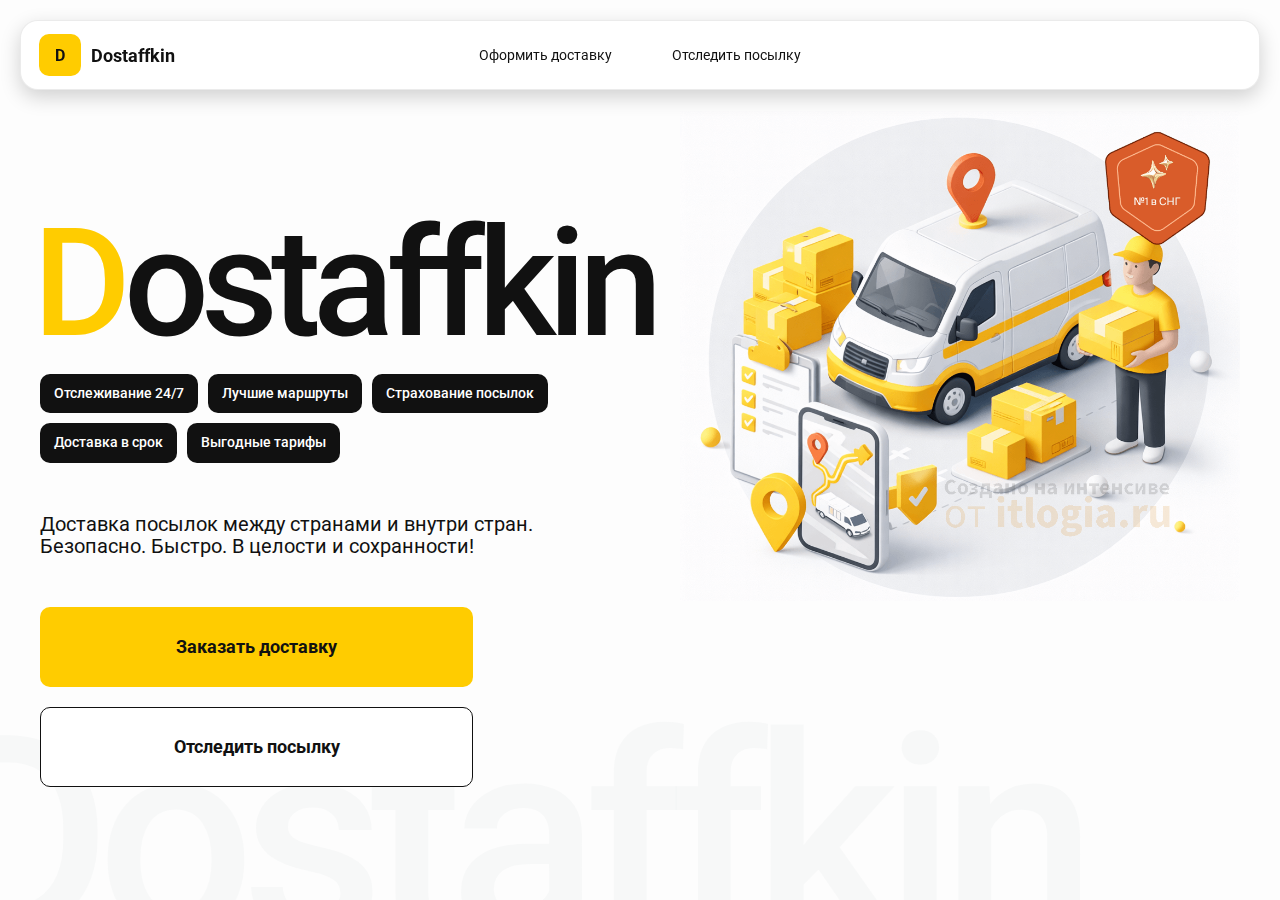
<file: index.html>
<!doctype html>
<html lang="ru">

<head>
    <meta charset="utf-8" />
    <meta name="viewport" content="width=device-width,initial-scale=1,maximum-scale=1,user-scalable=0" />
    <title>Dostaffkin — Доставка посылок между странами и внутри стран. Безопасно. Быстро. В целости и сохранности!
    </title>
    <link href="styles/base.css" rel="stylesheet" />
    <link href="styles/base_adaptive.css" rel="stylesheet" />
    <link href="styles/index.css" rel="stylesheet" />
    <link href="styles/index_adaptive.css" rel="stylesheet" />
</head>

<body>

    <div class="container">
        <header class="header">
            <a class="header-brand" href="#">
                <div class="header-logo">D</div>
                <div class="header-title">Dostaffkin</div>
            </a>
            <nav class="header-menu">
                <a class="header-link" href="./order.html">Оформить <span>доставку</span></a>
                <a class="header-link" href="./track.html">Отследить <span>посылку</span></a>
            </nav>
        </header>
        <main class="main">
            <section class="main-info">
                <div class="main-title">
                    <span>D</span>ostaffkin
                </div>
                <div class="main-features">
                    <div class="main-feature">Отслеживание 24/7</div>
                    <div class="main-feature">Лучшие маршруты</div>
                    <div class="main-feature">Страхование посылок</div>
                    <div class="main-feature">Доставка в срок</div>
                    <div class="main-feature">Выгодные тарифы</div>
                </div>
                <div class="main-description">
                    Доставка посылок между странами и внутри стран.
                    Безопасно. Быстро. В целости и сохранности!
                </div>
                <div class="main-actions">
                    <a class="button" type="button" href="./order.html">Заказать доставку</a>
                    <a class="button button-white" type="button" href="./track.html">Отследить посылку</a>
                </div>
            </section>
            <div class="main-title-ghost">Dostaffkin</div>
            <section class="main-image">
                <img src="images/main-image.png" alt="Main image" />
            </section>
        </main>
    </div>


</body>

</html>
</file>
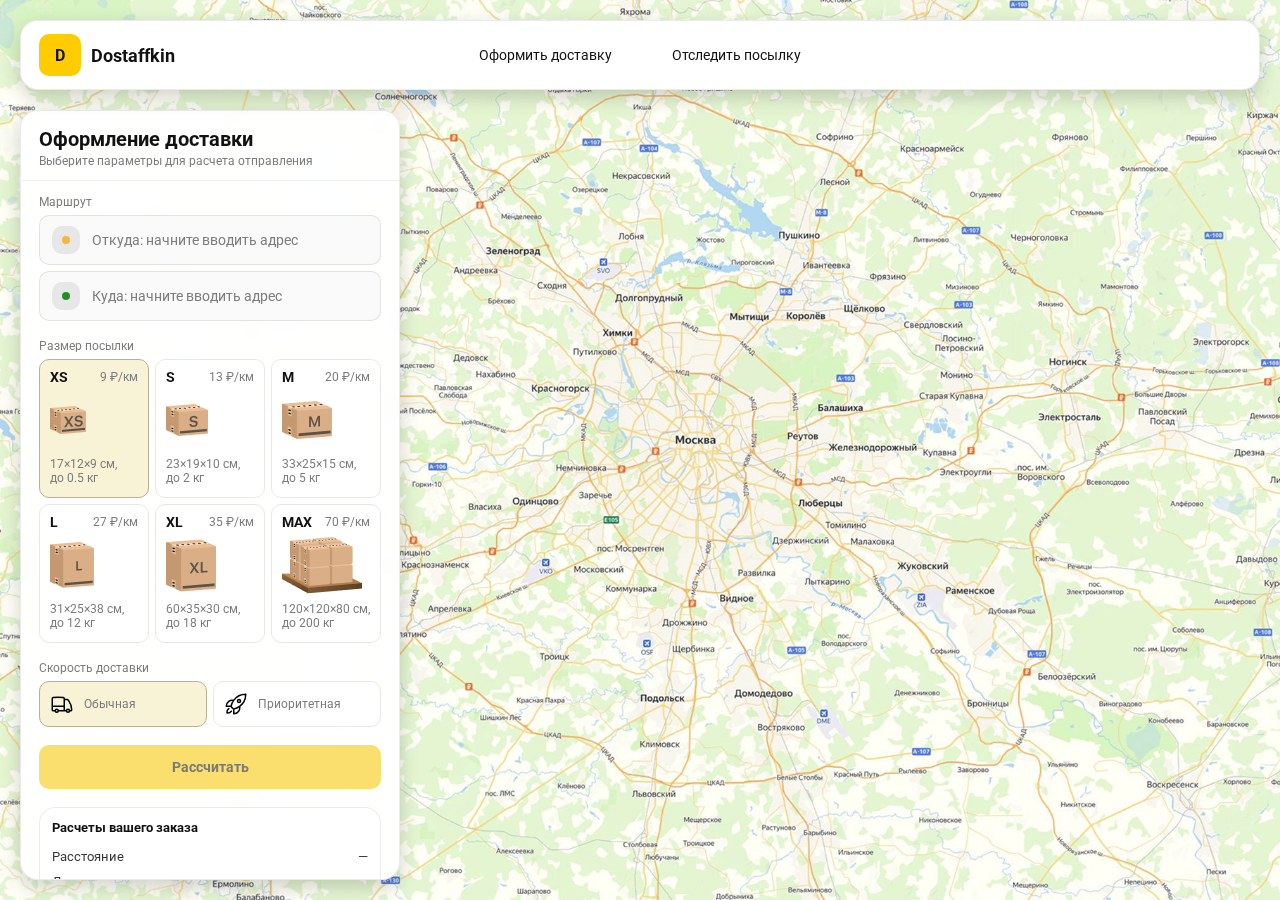
<file: order.html>
<!doctype html>
<html lang="ru">

<head>
    <meta charset="utf-8" />
    <meta name="viewport" content="width=device-width,initial-scale=1,maximum-scale=1,user-scalable=0" />
    <title>Оформление доставки</title>

    <link rel="stylesheet" href="styles/base.css" />
    <link rel="stylesheet" href="styles/base_adaptive.css" />

    <link rel="stylesheet" href="styles/order.css" />
    <link rel="stylesheet" href="styles/order_adaptive.css" />
</head>

<body>
    <div id="map"></div>
    <header class="header">
        <a class="header-brand" href="./index.html">
            <div class="header-logo">D</div>
            <div class="header-title">Dostaffkin</div>
        </a>
        <nav class="header-menu">
            <a class="header-link" href="#">Оформить <span>доставку</span></a>
            <a class="header-link" href="./track.html">Отследить <span>посылку</span></a>
        </nav>
    </header>
    <aside class="main" id="sidebar">
        <div class="main-header">
            <div class="main-title">Оформление доставки</div>
            <div class="main-text">Выберите параметры для расчета отправления</div>
        </div>
        <div class="main-content">
            <div class="main-route">
                <div class="main-block-title">Маршрут</div>
                <div class="main-fields">
                    <div class="main-field" id="fromField">
                        <div class="main-pin"></div>
                        <input id="from" placeholder="Откуда: начните вводить адрес" autocomplete="off" />
                        <div class="main-ac" id="fromAc" role="listbox" aria-label="Подсказки адресов"></div>
                    </div>

                    <div class="main-field" id="toField">
                        <div class="main-pin"></div>
                        <input id="to" placeholder="Куда: начните вводить адрес" autocomplete="off" />
                        <div class="main-ac" id="toAc" role="listbox" aria-label="Подсказки адресов"></div>
                    </div>
                </div>
            </div>
            <div class="main-package">
                <div class="main-block-title">Размер посылки</div>

                <div class="main-sizes">
                    <div class="main-size-card is-active" data-value="xs">
                        <div class="main-size-top">
                            <div class="main-size-label">XS</div>
                            <div class="main-size-rate">9 ₽/км</div>
                        </div>
                        <div class="main-size-media">
                            <img src="images/sizes/xs.png" alt="Короб XS" />
                        </div>
                        <div class="main-size-description">17×12×9 см,<br>до 0.5 кг</div>
                    </div>

                    <div class="main-size-card" data-value="s">
                        <div class="main-size-top">
                            <div class="main-size-label">S</div>
                            <div class="main-size-rate">13 ₽/км</div>
                        </div>
                        <div class="main-size-media">
                            <img src="images/sizes/s.png" alt="Короб S" />
                        </div>
                        <div class="main-size-description">23×19×10 см,<br>до 2 кг</div>
                    </div>

                    <div class="main-size-card" data-value="m">
                        <div class="main-size-top">
                            <div class="main-size-label">M</div>
                            <div class="main-size-rate">20 ₽/км</div>
                        </div>
                        <div class="main-size-media">
                            <img src="images/sizes/m.png" alt="Короб M" />
                        </div>
                        <div class="main-size-description">33×25×15 см,<br>до 5 кг</div>
                    </div>

                    <div class="main-size-card" data-value="l">
                        <div class="main-size-top">
                            <div class="main-size-label">L</div>
                            <div class="main-size-rate">27 ₽/км</div>
                        </div>
                        <div class="main-size-media">
                            <img src="images/sizes/l.png" alt="Короб L" />
                        </div>
                        <div class="main-size-description">31×25×38 см,<br>до 12 кг</div>
                    </div>

                    <div class="main-size-card" data-value="xl">
                        <div class="main-size-top">
                            <div class="main-size-label">XL</div>
                            <div class="main-size-rate">35 ₽/км</div>
                        </div>
                        <div class="main-size-media">
                            <img src="images/sizes/xl.png" alt="Короб XL" />
                        </div>
                        <div class="main-size-description">60×35×30 см,<br>до 18 кг</div>
                    </div>

                    <div class="main-size-card" data-value="max">
                        <div class="main-size-top">
                            <div class="main-size-label">MAX</div>
                            <div class="main-size-rate">70 ₽/км</div>
                        </div>
                        <div class="main-size-media main-size-media-palleta">
                            <img src="images/sizes/max.png" alt="Паллета" />
                        </div>
                        <div class="main-size-description">120×120×80 см,<br>до 200 кг</div>
                    </div>
                </div>
            </div>
            <div class="main-speed">
                <div class="main-block-title">Скорость доставки</div>

                <div class="main-speeds">
                    <div class="main-speed-card is-active" data-value="regular">
                        <img class="main-speed-media" src="images/icons/regular.svg" alt="Regular" />
                        <div class="main-speed-description">Обычная</div>
                    </div>
                    <div class="main-speed-card" data-value="fast">
                        <img class="main-speed-media" src="images/icons/fast.svg" alt="Fast" />
                        <div class="main-speed-description">Приоритетная</div>
                    </div>

                </div>
            </div>
            <div class="main-calculate-block">
                <button id="calc" class="button calculate-button" type="button" disabled>Рассчитать</button>
            </div>
            <div class="main-result" id="result">
                <div class="main-result-title">Расчеты вашего заказа</div>
                <div class="main-result-lines">
                    <div class="main-result-line"><span>Расстояние</span><span id="distanceValue">—</span></div>
                    <div class="main-result-line"><span>Доставим через</span><span id="durationValue">—</span></div>
                    <div class="main-result-line"><span>Тариф</span><span id="rateValue">—</span></div>
                </div>
                <div class="main-price">
                    <div class="main-price-label">Итого</div>
                    <div class="main-price-value" id="totalValue">—</div>
                </div>
            </div>
            <div class="main-order-box">
                <div class="main-order-form" id="orderForm">
                    <div class="main-order-title">Оформление доставки</div>
                    <div class="main-block-info-row">
                        <div class="main-block-title">Контакты</div>
                        <div class="order-fields">
                            <div class="main-field">
                                <input id="customerName" placeholder="Ваше имя" autocomplete="off" />
                            </div>
                            <div class="main-field">
                                <input id="customerPhone" placeholder="Ваш телефон" autocomplete="off"
                                    inputmode="tel" />
                            </div>
                        </div>
                    </div>
                    <div class="main-block-info-row extra-info">
                        <div class="main-block-title">Дополнительная информация</div>
                        <div class="main-field textarea">
                            <textarea id="comment" placeholder="Детали доставки и комментарии"></textarea>
                        </div>
                    </div>
                    <button id="submit" class="button main-submit-request" type="button" disabled>Отправить
                        заявку
                    </button>
                </div>

                <div class="main-order-success" id="orderSuccess">
                    <div class="main-success-icon">✓</div>
                    <div class="main-success-title">Заявка отправлена!</div>
                    <div class="main-success-title">Номер отправления – <span id="orderId"></span></div>
                    <div class="main-success-subtitle">Мы скоро свяжемся с вами</div>
                </div>
            </div>
        </div>
    </aside>
</body>

</html>
</file>
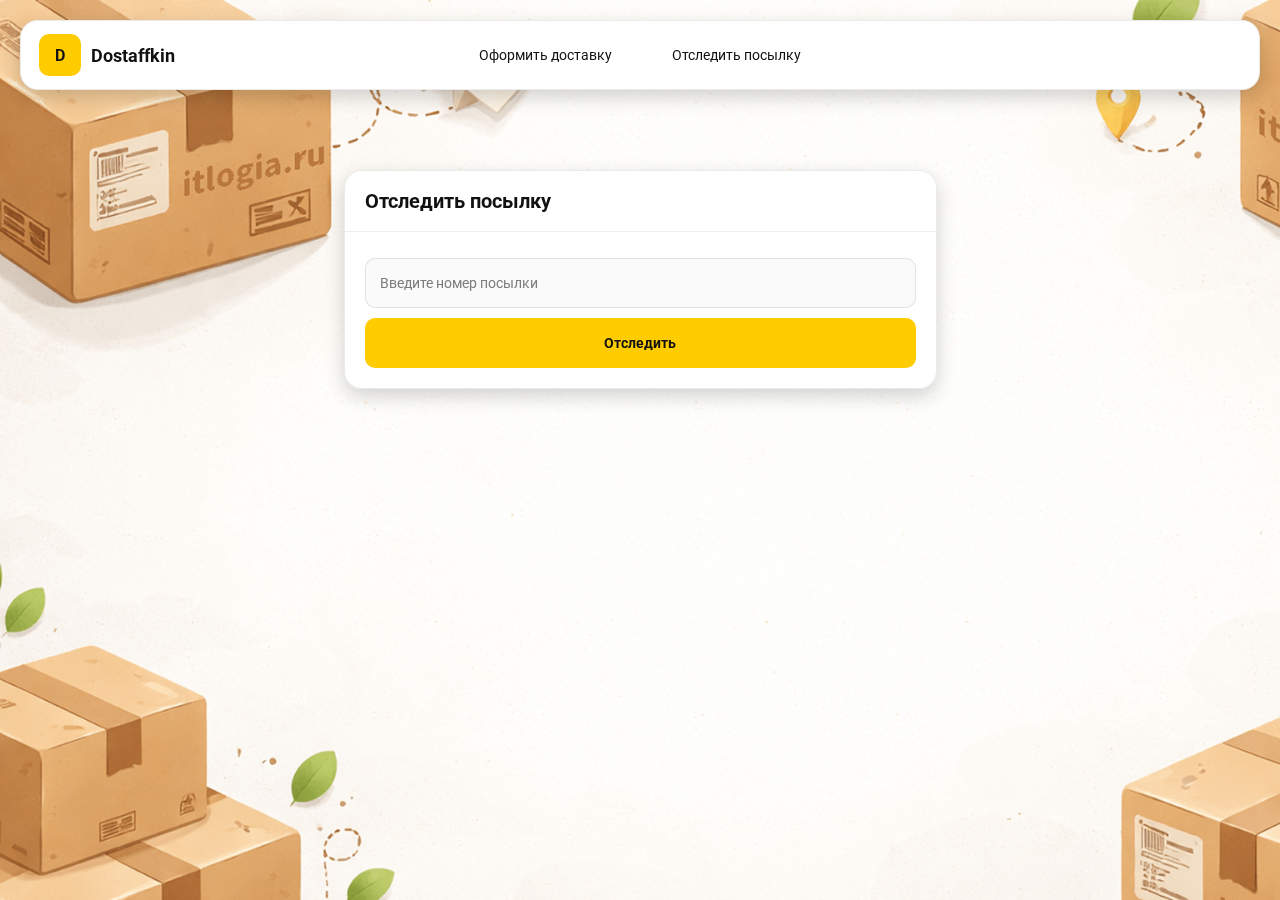
<file: track.html>
<!doctype html>
<html lang="ru">

<head>
    <meta charset="utf-8" />
    <meta name="viewport" content="width=device-width,initial-scale=1,maximum-scale=1,user-scalable=0" />
    <title>Отследить посылку</title>
    <link rel="stylesheet" href="styles/base.css" />
    <link rel="stylesheet" href="styles/base_adaptive.css" />

    <link rel="stylesheet" href="styles/track.css" />
    <link rel="stylesheet" href="styles/track_adaptive.css" />
</head>

<body>
    <div class="container">
        <header class="header">
            <a class="header-brand" href="./index.html">
                <div class="header-logo">D</div>
                <div class="header-title">Dostaffkin</div>
            </a>
            <nav class="header-menu">
                <a class="header-link" href="./order.html">Оформить <span>доставку</span></a>
                <a class="header-link" href="#">Отследить <span>посылку</span></a>
            </nav>
        </header>
        <main class="track-content">
            <section class="track-card track-search">
                <div class="track-title">Отследить посылку</div>
                <div class="track-action">
                    <div class="main-field track-field">
                        <input id="trackNumber" placeholder="Введите номер посылки" autocomplete="off" />
                    </div>
                    <button id="trackButton" class="button track-button" type="button">Отследить</button>
                </div>
            </section>
            <section class="track-card track-result" id="trackResult">
                <div class="track-result-header">
                    <div class="track-id" id="trackIdValue"></div>
                    <div class="track-routes">
                        <div class="track-route">
                            <div class="track-route-pin">
                                <svg xmlns="http://www.w3.org/2000/svg" fill="none" viewBox="0 0 24 24"
                                    stroke-width="1.5" stroke="orange" class="size-6">
                                    <path stroke-linecap="round" stroke-linejoin="round"
                                        d="M15 10.5a3 3 0 1 1-6 0 3 3 0 0 1 6 0Z" />
                                    <path stroke-linecap="round" stroke-linejoin="round"
                                        d="M19.5 10.5c0 7.142-7.5 11.25-7.5 11.25S4.5 17.642 4.5 10.5a7.5 7.5 0 1 1 15 0Z" />
                                </svg>
                            </div>
                            <div class="track-route-address" id="trackFromValue">
                                Откуда: Москва, улица Арбат, 1
                            </div>
                        </div>
                        <div class="track-route track-route-arrow">
                            <svg xmlns="http://www.w3.org/2000/svg" fill="none" viewBox="0 0 24 24" stroke-width="1.5"
                                stroke="currentColor" class="size-6">
                                <path stroke-linecap="round" stroke-linejoin="round"
                                    d="M19.5 13.5 12 21m0 0-7.5-7.5M12 21V3" />
                            </svg>
                        </div>
                        <div class="track-route">
                            <div class="track-route-pin">
                                <svg xmlns="http://www.w3.org/2000/svg" fill="none" viewBox="0 0 24 24"
                                    stroke-width="1.5" stroke="green" class="size-6">
                                    <path stroke-linecap="round" stroke-linejoin="round"
                                        d="M15 10.5a3 3 0 1 1-6 0 3 3 0 0 1 6 0Z" />
                                    <path stroke-linecap="round" stroke-linejoin="round"
                                        d="M19.5 10.5c0 7.142-7.5 11.25-7.5 11.25S4.5 17.642 4.5 10.5a7.5 7.5 0 1 1 15 0Z" />
                                </svg>
                            </div>
                            <div class="track-route-address" id="trackToValue">
                                Куда: Минск, проспект Независимости, 58
                            </div>
                        </div>
                    </div>
                </div>
                <div class="track-info">
                    <div class="track-status-title">Статус данной посылки:</div>
                    <div class="track-status-list" id="trackStatusList">


                        <div class="track-status created">
                            <img src="images/icons/created.svg" class="track-status-icon" alt="Created">
                            <div class="track-status-text">
                                <div class="track-status-text-state">Создан</div>
                                <div class="track-status-text-date">10.01.2026</div>
                            </div>
                        </div>

                        <div class="track-status in-way">
                            <img src="images/icons/in-way.svg" class="track-status-icon" alt="In way">
                            <div class="track-status-text">
                                <div class="track-status-text-state">В пути: Москва</div>
                                <div class="track-status-text-date">18.01.2026</div>
                            </div>
                        </div>

                        <div class="track-status ready">
                            <img src="images/icons/ready.svg" class="track-status-icon" alt="Ready">
                            <div class="track-status-text">
                                <div class="track-status-text-state">Готов к выдаче</div>
                                <div class="track-status-text-date">25.01.2026</div>
                            </div>
                        </div>

                        <div class="track-status done">
                            <img src="images/icons/done.svg" class="track-status-icon" alt="Done">
                            <div class="track-status-text">
                                <div class="track-status-text-state">Вручен</div>
                                <div class="track-status-text-date">27.01.2026</div>
                            </div>
                        </div>

                    </div>
                </div>
            </section>
        </main>
    </div>
</body>

</html>
</file>
<file: styles/base.css>
*,
*::before,
*::after {
    box-sizing: border-box;
}

@font-face {
    font-family: "Roboto";
    src: url("../fonts/Roboto-Regular.ttf");
    font-weight: normal;
}

@font-face {
    font-family: "Roboto";
    src: url("../fonts/Roboto-Bold.ttf");
    font-weight: bold;
}

@font-face {
    font-family: "Roboto";
    src: url("../fonts/Roboto-Medium.ttf");
    font-weight: 500;
}

html,
body {
    margin: 0;
    color: #111111;
    font-family: "Roboto", sans-serif;
}

body {
    background: #FDFDFD;
}

.header {
    border-radius: 18px;
    box-shadow: 0 7px 20px 0 #0000002E;
    backdrop-filter: blur(10px);
    background: #ffffff;
    left: 20px;
    border: 1px solid rgba(0, 0, 0, 0.08);
    position: fixed;
    right: 20px;
    top: 20px;
    padding: 14px 18px;
    height: 70px;
    display: flex;
    align-items: center;
    z-index: 6;
}

.header-brand {
    display: flex;
    align-items: center;
    text-decoration: none;
    gap: 10px;
}

.header-logo {
    width: 42px;
    height: 42px;
    border-radius: 10px;
    background: #FFCC00;
    display: grid;
    place-items: center;
    font-weight: bold;
    color: #111;
}

.header-title {
    font-size: 18px;
    font-weight: bold;
    color: #111111;
    text-decoration: none;
}

.header-menu {
    display: flex;
    align-items: center;
    gap: 60px;
    margin: 0;
    position: absolute;
    left: 50%;
    transform: translateX(-50%);
}

.header-link {
    font-size: 14px;
    color: #111111;
    text-decoration: none;
}

.button {
    border: 0;
    outline: none;
    height: 44px;
    border-radius: 10px;
    font-size: 14px;
    font-weight: bold;
    cursor: pointer;
    font-family: inherit;
    transition: transform .08s ease, opacity .12s ease;
    background: #ffcc00;
    color: #111111;
    text-align: center;
    text-decoration: none;
}

.button:hover {
    background-color: #E5BC19;
}

.button:disabled {
    cursor: not-allowed;
    background-color: #FADE6E;
    color: #787878;
    transform: none;
}

.button.button-white {
    background: #ffffff;
    border: 1px solid #111111;
}

.button.button-white:hover {
    background: rgb(241 241 241);
}

.main-field {
    display: flex;
    align-items: center;
    margin-top: 6px;
    gap: 10px;
    border: 1px solid #1111111A;
    background: #FAFAFA;
    border-radius: 10px;
    padding: 10px 12px;
    position: relative;
    box-sizing: border-box;
    height: 50px;
}

.main-field.textarea {
    height: auto;
}

.main-pin {
    width: 28px;
    height: 28px;
    border-radius: 10px;
    background: rgba(17, 17, 17, 0.08);
    display: grid;
    place-items: center;
    flex: 0 0 auto;
    position: relative;
}

.main-pin::before {
    content: "";
    width: 8px;
    height: 8px;
    border-radius: 999px;
    background: orange;
    opacity: .75;
    display: block;
}

.main-field:last-child .main-pin::before {
    background: green;
    opacity: .85;
}

input, textarea {
    width: 100%;
    border: 0;
    outline: none;
    background: transparent;
    font-size: 14px;
    color: #111111;
    font-family: inherit;
}

textarea {
    resize: vertical;
    min-height: 72px;
    padding: 2px 0;
}

input::placeholder, textarea::placeholder {
    color: #7C7C7C;
}

.main-field:focus-within {
    border-color: rgba(0, 0, 0, 0.20);
    box-shadow: 0 0 0 4px rgba(255, 204, 0, 0.35);
    background: rgba(255, 255, 255, 0.75);
}
</file>
<file: styles/base_adaptive.css>
@media (max-width: 767px) {
    .header {
        left: 10px;
        right: 10px;
        top: 10px;
    }

    .header-link span {
        display: none;
    }

    .header-menu {
        gap: 20px;
        justify-content: flex-start;
        margin: 0 0 0 30px;
        position: static;
        transform: none;
    }
}

@media (max-width: 420px) {
    .header-title {
        display: none;
    }
}

@media (max-width: 374px) {
    .header-menu {
        gap: 10px;
        margin: 0 0 0 10px;
    }
}
</file>
<file: styles/index.css>
.container {
    overflow: hidden;
    min-height: 100vh;
}

.main {
    padding: 111px 40px 40px;
    position: relative;
    display: flex;
}

.main-info {
    max-width: 840px;
    width: 100%;
    position: relative;
}

.main-title {
    margin-top: 98px;
    font-weight: 500;
    font-size: 200px;
    line-height: 1;
    letter-spacing: -0.05em;
    color: #111111;
    left: -15px;
    position: relative;
}

.main-title span {
    color: #ffcc00;
}

.main-features {
    margin-top: 15px;
    display: flex;
    flex-wrap: wrap;
    gap: 10px;
}

.main-feature {
    background: #111111;
    color: #ffffff;
    padding: 12px 14px;
    font-weight: 500;
    font-size: 14px;
    line-height: 1.1;
    border-radius: 10px;
}

.main-description {
    margin-top: 50px;
    max-width: 500px;
    font-size: 20px;
    line-height: 1.1;
    color: #111111;
}

.main-actions {
    margin-top: 50px;
    display: flex;
    flex-direction: column;
    gap: 20px;
}

.main-actions .button {
    height: 80px;
    width: 433px;
    font-size: 18px;
    font-weight: bold;
    place-items: center;
    display: grid;
}

.main-title-ghost {
    position: absolute;
    z-index: -1;
    left: -70px;
    bottom: -150px;
    font-weight: 500;
    font-size: 278px;
    line-height: 1;
    letter-spacing: -0.05em;
    color: #ECEDF04D;
}

.main-image {
    width: 1024px;
    top: 100px;
    z-index: -2;
}

.main-image img {
    width: 100%;
    max-width: 1024px;
    height: auto;
    display: block;
}
</file>
<file: styles/index_adaptive.css>
@media (max-width: 1760px) {
    .main-title {
        font-size: 150px;
        left: -7px;
    }

    .main-info {
        max-width: 640px;
    }
}

@media (max-width: 1200px) {
    .main-info {
        max-width: 540px;
    }

    .main {
        padding: 111px 20px 20px;
    }

    .main-title {
        font-size: 120px;
        left: -4px;
    }

    .main-title-ghost {
        font-size: 220px;
    }
}

@media (max-width: 1024px) {
    .main-title {
        margin-top: 30px;
    }

    .main {
        flex-direction: column-reverse;
    }

    .main-image {
        max-width: 350px;
        position: absolute;
        left: 370px;
        top: 370px;
    }

    .main-info {
        max-width: 100%;
    }

    .main-actions {
        gap: 10px;
    }

    .main-actions .button {
        height: 50px;
        font-size: 14px;
        width: auto;
        max-width: 300px;
    }

    .main-description {
        max-width: 350px;
    }
}

@media (max-width: 570px) {
    .main-title {
        font-size: 88px;
    }

    .main-description {
        max-width: 100%
    }

    .main-actions {
       width: 100%;
    }

    .main-actions .button {
        width: 100%;
        max-width: 100%
    }

    .main-image {
        max-width: 650px;
        position: absolute;
        left: 170px;
        top: 70px;
        opacity: 0.2;
    }
}

@media (max-width: 400px) {
    .main-title {
        font-size: 70px;
    }
}
</file>
<file: styles/order.css>
#map {
    background-image: url("../images/order-bg.png");
    background-size: cover;
    position: fixed;
    inset: 0;
}

.main {
    border-radius: 18px;
    box-shadow: 0 7px 20px 0 #0000002E;
    backdrop-filter: blur(10px);
    background: rgba(255, 255, 255, 0.96);
    left: 20px;
    border: 1px solid rgba(0, 0, 0, 0.08);
    position: fixed;
    top: 110px;
    bottom: 20px;
    width: 380px;
    display: flex;
    flex-direction: column;
    overflow: hidden;
    z-index: 5;
}

.main-header {
    padding: 18px 18px 12px 18px;
    border-bottom: 1px solid rgba(0, 0, 0, 0.06);
    display: flex;
    flex-direction: column;
}

.main-title {
    font-size: 20px;
    line-height: 100%;
    font-weight: bold;
}

.main-text {
    font-size: 12px;
    margin-top: 5px;
    color: #7C7C7C;
}

.main-content {
    padding: 14px 18px 18px 18px;
    overflow: auto;
    scrollbar-width: none;
    display: flex;
    flex-direction: column;
    gap: 18px;
    flex: 1;
}

.main-block-title {
    font-size: 12px;
    color: #7C7C7C;
}

.main-route .main-block-title,
.main-package .main-block-title {
    margin-bottom: 6px;
}

.main-sizes {
    display: grid;
    gap: 6px;
    grid-template-columns: repeat(3, 1fr);
}

.main-size-card {
    border: 1px solid #E8E8E7;
    background: #FFFFFF;
    border-radius: 10px;
    padding: 10px;
    cursor: pointer;
    user-select: none;
    transition: transform .08s ease, border-color .12s ease, background .12s ease;
    min-height: 139px;
}

.main-size-card:hover {
    transform: translateY(-1px);
}

.main-size-card.is-active {
    background-color: #F8F2D6;
    border-color: #B7B196;
}

.main-size-top {
    display: flex;
    align-items: center;
    justify-content: space-between;
}

.main-size-label {
    font-weight: bold;
    font-size: 14px;
    color: #111111;
    line-height: 100%;
}

.main-size-rate {
    font-size: 12px;
    color: #7C7C7C;
    line-height: 100%;
}

.main-size-media {
    margin-top: 8px;
    height: 57px;
}

.main-size-description {
    margin-top: 8px;
    font-size: 12px;
    color: #7C7C7C;
    line-height: 1.2;
}

.calculate-button {
    width: 100%;
}

.main-result {
    border: 1px solid rgba(0, 0, 0, 0.08);
    background: rgba(255, 255, 255, 0.75);
    border-radius: 16px;
    padding: 12px;
    line-height: 1.25;
}

.main-result-title {
    font-weight: bold;
    font-size: 13px;
    color: #111111;
    margin-bottom: 13px;
}

.main-result-lines {
    gap: 8px;
    display: flex;
    flex-direction: column;
}

.main-result-line {
    font-size: 13px;
    color: rgba(17, 17, 17, 0.85);
    display: flex;
    justify-content: space-between;
}

.main-price {
    margin-top: 18px;
    padding-top: 10px;
    border-top: 1px dashed rgba(0, 0, 0, 0.12);
    display: flex;
    align-items: baseline;
    justify-content: space-between;
}

.main-price-label {
    font-size: 12px;
    color: rgba(17, 17, 17, 0.55);
}

.main-price-value {
    font-size: 20px;
    font-weight: bold;
    color: #111111;
    letter-spacing: -0.3px;
}

.main-order-box {
    background: #ffffff;
    border: 1px solid #E8E8E7;
    border-radius: 10px;
    padding: 12px;
}

.main-order-title {
    margin-bottom: 8px;
    font-weight: bold;
    font-size: 14px;
    color: #111111;
}

.main-block-info {
    display: flex;
    flex-direction: column;
    gap: 6px;
}

.order-fields {
    display: grid;
    grid-template-columns: 1fr 1fr;
    column-gap: 10px;
    margin-top: 6px;
}

.main-block-info-row.extra-info {
    display: block;
    margin-top: 13px;
}

.main-submit-request {
    width: 100%;
    margin-top: 6px;
}

.main-order-success {
    display: none;
    text-align: center;
    padding: 22px 12px;
    gap: 12px;
}

.main-order-success.is-visible {
    display: flex;
    flex-direction: column;
    align-items: center;
}

.main-success-icon {
    width: 56px;
    height: 56px;
    border-radius: 50%;
    background: #16a34a;
    color: #ffffff;
    display: grid;
    place-items: center;
    font-size: 30px;
}

.main-success-title {
    font-size: 14px;
    font-weight: bold;
    color: #111111;
}

.main-success-subtitle {
    font-size: 12px;
    color: rgba(17, 17, 17, 0.55);
    line-height: 1.3;
}

.main-speed .main-block-title {
    margin-bottom: 6px;
}

.main-speeds {
    display: grid;
    gap: 6px;
    grid-template-columns: repeat(2, 1fr);
}

.main-speed-card {
    border: 1px solid #E8E8E7;
    background: #FFFFFF;
    border-radius: 10px;
    padding: 10px;
    cursor: pointer;
    user-select: none;
    transition: transform .08s ease, border-color .12s ease, background .12s ease;
    display: flex;
    align-items: center;
    gap: 10px;
}

.main-speed-card:hover {
    transform: translateY(-1px);
}

.main-speed-card.is-active {
    background-color: #F8F2D6;
    border-color: #B7B196;
}

.main-speed-description {
    font-size: 12px;
    color: #7C7C7C;
    line-height: 1.2;
}
</file>
<file: styles/order_adaptive.css>
@media (max-width: 767px) {
    .main {
        left: 10px;
        right: 10px;
        top: 50%;
        bottom: 12px;
        width: auto;
        max-width: none;
    }
}

@media (max-width: 420px) {
    .main-sizes {
        grid-template-columns: repeat(2, 1fr);
    }
}
</file>
<file: styles/track.css>
.container {
    background: #F4F4F4 url("../images/track-bg.png");
    background-size: cover;
    min-height: 100vh;
    padding: 170px 0 50px 0;
}

.track-content {
    width: 593px;
    margin: 0 auto;
}

.track-card {
    width: 100%;
    border-radius: 18px;
    box-shadow: 0 7px 20px 0 #0000002E;
    backdrop-filter: blur(10px);
    background: rgba(255, 255, 255, 0.96);
    border: 1px solid rgba(0, 0, 0, 0.08);
}

.track-title {
    font-size: 20px;
    line-height: 100%;
    font-weight: bold;
    border-bottom: 1px solid #EEEEEE;
    padding: 20px;
}

.track-action {
    padding: 20px;
}

.track-button {
    width: 100%;
    height: 50px;
}

.track-field {
    margin-bottom: 10px;
}

.track-result {
    margin-top: 5px;
    display: none;
}

.track-result.is-visible {
    display: block;
}

.track-result-header {
    font-weight: bold;
    font-size: 14px;
    color: #111111;
    padding: 20px;
    border-bottom: 1px solid #EEEEEE;
}

.track-id {
    margin-bottom: 12px;
    font-size: 20px;
}

.track-routes {
    display: flex;
    flex-direction: column;
    gap: 10px;
    font-weight: normal;
}

.track-route {
    display: flex;
    align-items: center;
    gap: 10px;
}

.track-route-pin {
    width: 24px;
    height: 24px;
    flex-shrink: 0;
}

.track-route-arrow {
    padding: 15px 0;
    width: 24px;
    height: 24px;
}

.track-info {
    padding: 20px;
}

.track-status {
    display: flex;
    align-items: center;
    font-size: 12px;
    gap: 10px;
}

.track-status-title {
    font-size: 14px;
    color: #111111;
    margin-bottom: 20px;
}

.track-status-list {
    display: flex;
    flex-direction: column;
    gap: 15px;
}

.track-status-icon {
    width: 40px;
    height: 40px;
    border-radius: 50%;
    background: rgba(17, 17, 17, 0.08);
    display: grid;
    place-items: center;
    flex: 0 0 auto;
}

.track-status.created .track-status-icon {
    background-color: #F1CB00;
}

.track-status.in-way .track-status-icon {
    background-color: #F08A11;
}

.track-status.ready .track-status-icon {
    background-color: #A35D0A;
}

.track-status.done .track-status-icon {
    background-color: #37C93B;
}

.track-status-text {
    display: flex;
    align-items: center;
    justify-content: space-between;
    color: #111111;
    font-size: 12px;
    flex: 1;
}

.track-status-date {
    color: rgba(17, 17, 17, 0.55);
}
</file>
<file: styles/track_adaptive.css>
@media (max-width: 767px) {
    .container {
        padding: 130px 0 50px 0;
    }

    .track-content {
        width: 100%;
        padding-left: 10px;
        padding-right: 10px;
    }

    .track-result-header {
        padding: 20px;
    }
}
</file>
